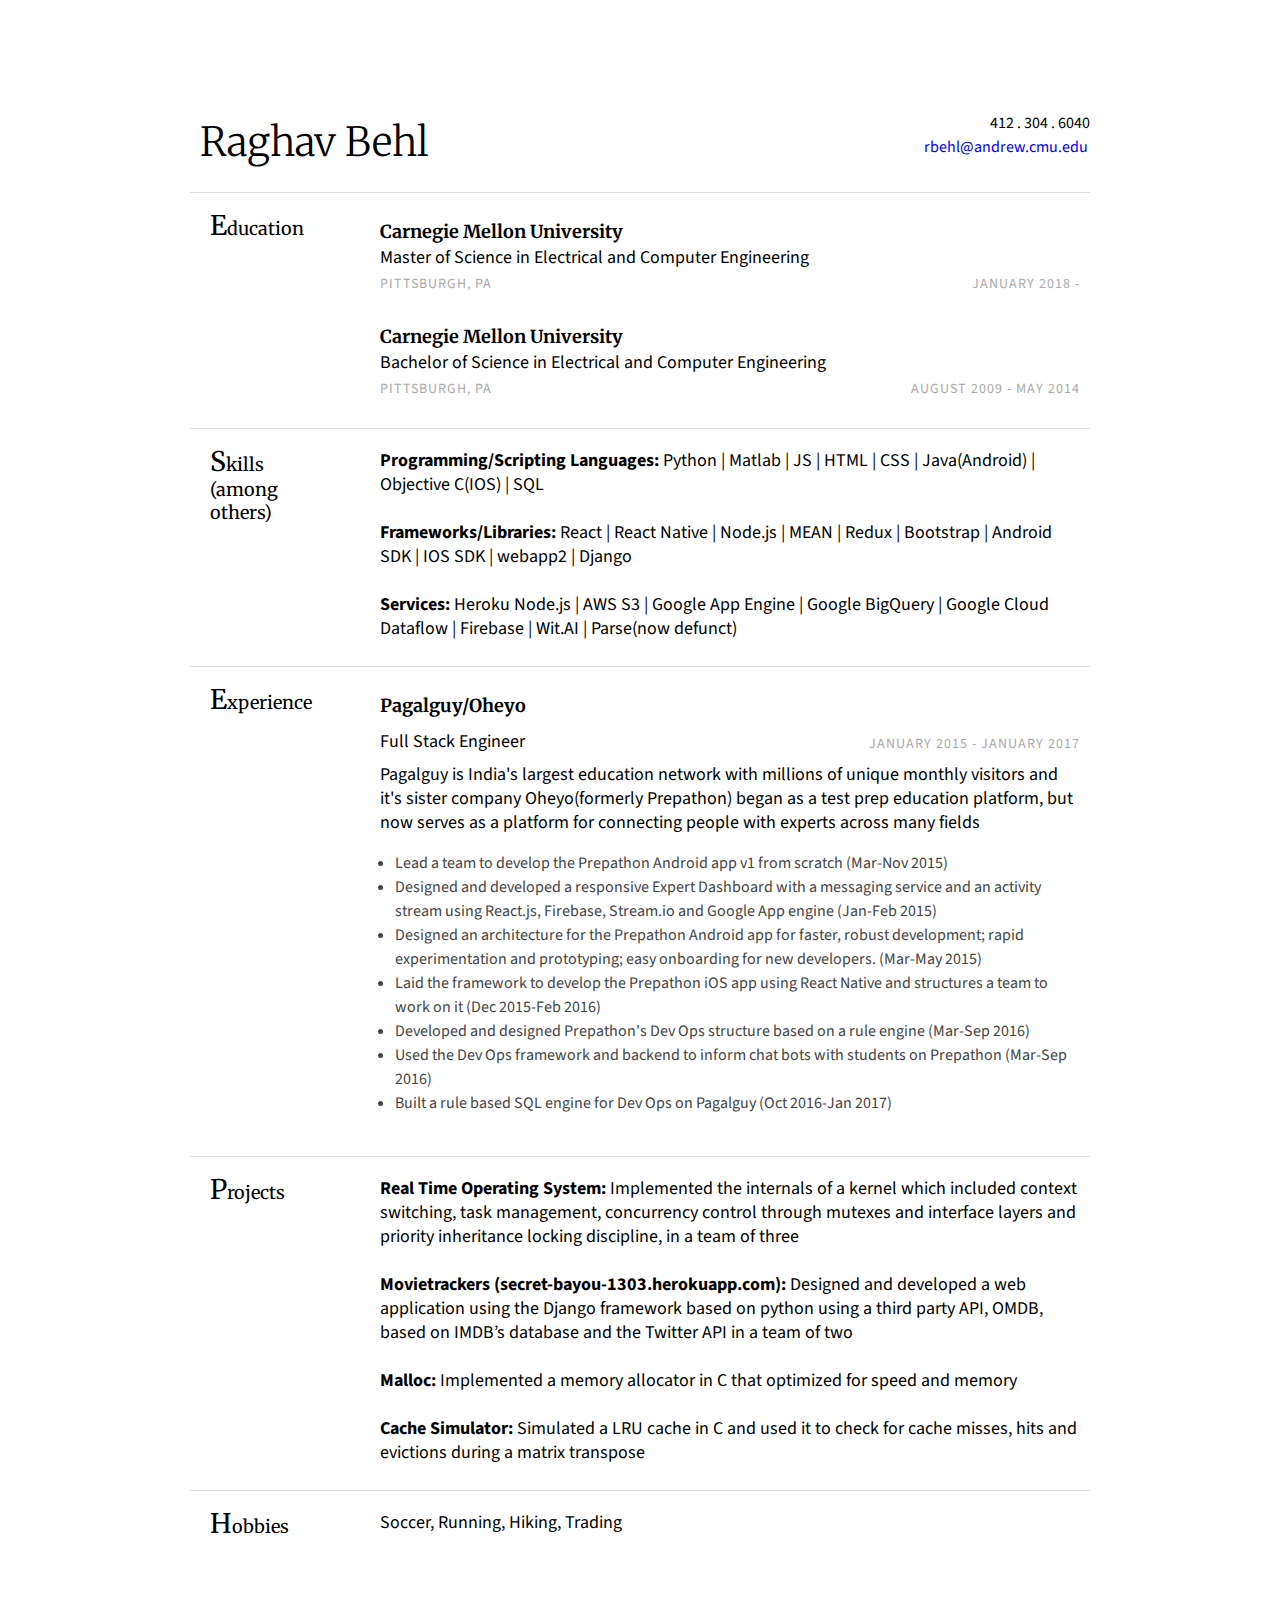
<file: index.html>
<!doctype html>
<html lang="en">
    <head>
        <meta charset="UTF-8">
        <title>Raghav Behl - Resume</title>
        <link rel="stylesheet" href="style.css">
        <link href="https://fonts.googleapis.com/css?family=Merriweather:300,400,700|Source+Sans+Pro:400,400i" rel="stylesheet">
    <body>
        <div class="page">
            <div class="section row">
                <br><br>
                <h1 class="col">Raghav Behl</h1>
                <div class="contact-info col-right">
                    <div>412 . 304 . 6040</div>
                    <div><a href="mailto:rbehl@andrew.cmu.edu">rbehl@andrew.cmu.edu</a></div>
                </div>
            </div>
            
            <div class="section row">
                <h2 class="col">Education</h2>
                <div class="section-text col-right">
                    <h3>Carnegie Mellon University</h3>
                    <div>Master of Science in Electrical and Computer Engineering</div>
                    <div class="row">
                        <div class="col light">Pittsburgh, PA</div>
                        <div class="col-right light">January 2018 - </div>
                    </div>
                </div>
                <div class="section-text col-right">
                    <h3>Carnegie Mellon University</h3>
                    <div>Bachelor of Science in Electrical and Computer Engineering</div>
                    <div class="row">
                        <div class="col light">Pittsburgh, PA</div>
                        <div class="col-right light">August 2009 - May 2014</div>
                    </div>
                </div>
            </div>
            <div class="section row">
                <h2 class="col">Skills<br>(among others)</h2>
                <div class="section-text col-right">
                    <h4> Programming/Scripting Languages: </h4> Python | Matlab | JS | HTML | CSS | Java(Android) | Objective C(IOS) | SQL <br><br> 
                    <h4>Frameworks/Libraries: </h4> React | React Native | Node.js | MEAN | Redux | Bootstrap | Android SDK | IOS SDK | webapp2 | Django <br><br>
                    <h4>Services:</h4> Heroku Node.js | AWS S3 | Google App Engine | Google BigQuery | Google Cloud Dataflow | Firebase | Wit.AI | Parse(now defunct)
                </div>
            </div>
            
            <div class="section row">
                <h2 class="col">Experience</h2>
                <div class="section-text col-right">
                    <div class="row">
                        <div class="col">
                            <h3>Pagalguy/Oheyo</h3>
                        </div>
                    </div>
                    <div class="row subsection">
                        <div class="emph col">Full Stack Engineer</div>
                        <div class="col-right light">January 2015 - January 2017</div>
                    </div>
                    <div>Pagalguy is India's largest education network with millions of unique monthly visitors and it's sister company Oheyo(formerly Prepathon) began as a test prep education platform, but now serves as a platform for connecting people with experts across many fields
                    </div>
                    <ul class="desc">
                        <li>Lead a team to develop the Prepathon Android app v1 from scratch (Mar-Nov 2015)</li>
                        <li>Designed and developed a responsive Expert Dashboard with a messaging service and an activity stream using React.js, Firebase, Stream.io and Google App engine (Jan-Feb 2015)</li>
                        <li>Designed an architecture for the Prepathon Android app for faster, robust development; rapid experimentation and prototyping; easy onboarding for new developers. (Mar-May 2015) </li>
                        <li>Laid the framework to develop the Prepathon iOS app using React Native and structures a team to work on it (Dec 2015-Feb 2016)</li>
                        <li>Developed and designed Prepathon's Dev Ops structure based on a rule engine (Mar-Sep 2016)</li>
                        <li>Used the Dev Ops framework and backend to inform chat bots with students on Prepathon (Mar-Sep 2016)</li>
                        <li>Built a rule based SQL engine for Dev Ops on Pagalguy (Oct 2016-Jan 2017)</li>
                    </ul>
                </div>

            </div>
            <div class="section row">
                <h2 class="col">Projects</h2>
                <div class="section-text col-right"> 
                    <h4>Real Time Operating System:</h4> Implemented the internals of a kernel which included context switching, task management, concurrency control through mutexes and interface layers and priority inheritance locking discipline, in a team of three <br><br>
                    <h4>Movietrackers (secret-bayou-1303.herokuapp.com):</h4> Designed and developed a web application using the Django framework based on python using a third party API, OMDB, based on IMDB’s database and the Twitter API in a team of two <br><br>
                    <h4>Malloc:</h4> Implemented a memory allocator in C that optimized for speed and memory <br><br>
                    <h4>Cache Simulator:</h4> Simulated a LRU cache in C and used it to check for cache misses, hits and evictions during a matrix transpose
                </div>
            </div>
            <div class="section row">
                <h2 class="col">Hobbies</h2>
                <div class="section-text col-right"> Soccer, Running, Hiking, Trading</div>
            </div>
        </div>
    </body>
</html>
</file>
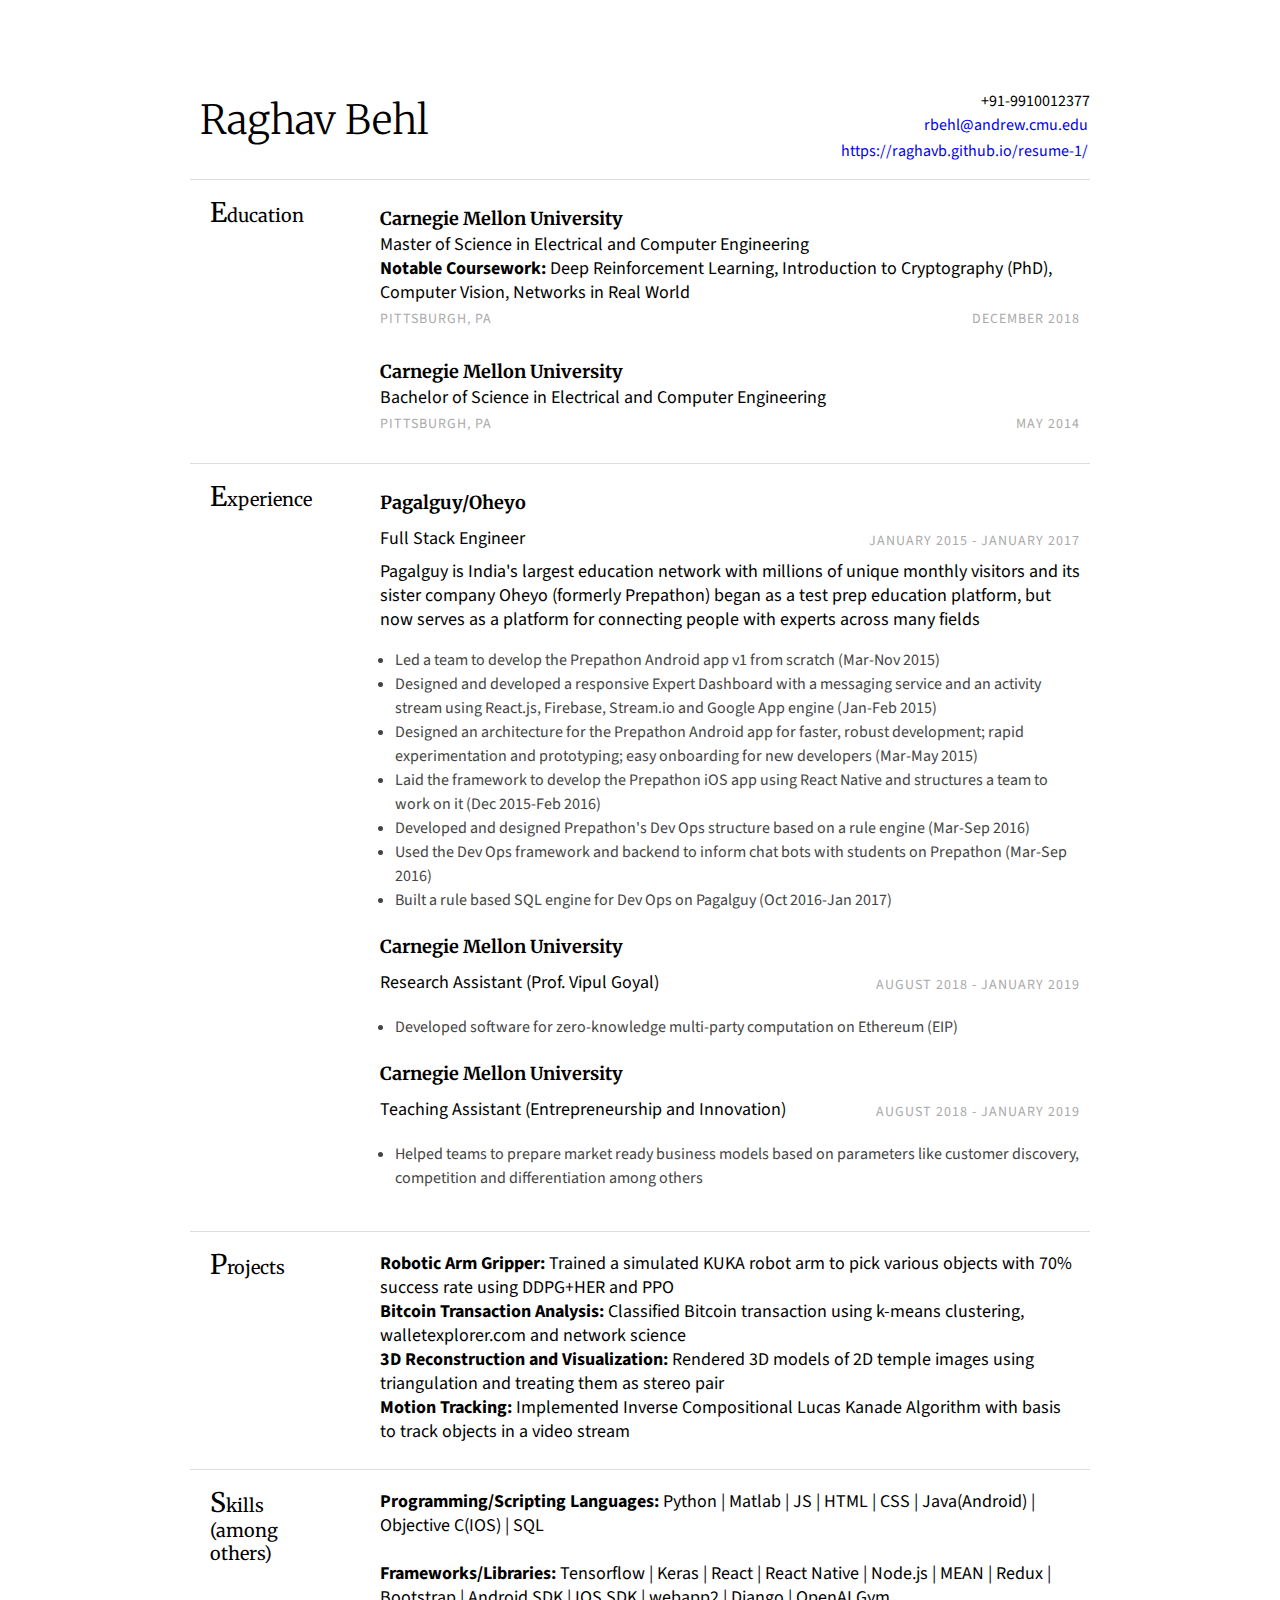
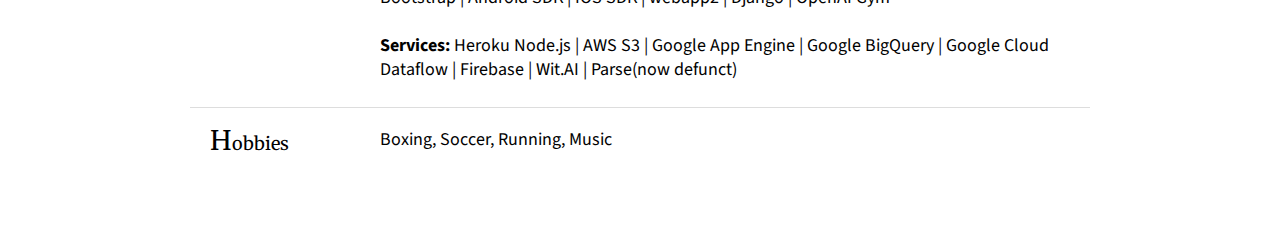
<file: docs/index.html>
<!doctype html>
<html lang="en">
    <head>
        <meta charset="UTF-8">
        <title>Raghav Behl - Resume</title>
        <link rel="stylesheet" href="style.css">
        <link href="https://fonts.googleapis.com/css?family=Merriweather:300,400,700|Source+Sans+Pro:400,400i" rel="stylesheet">
    <body>
        <div class="page">
            <div class="section row">
                <br>
                <h1 class="col">Raghav Behl</h1>
                <div class="contact-info col-right">
                    <div>+91-9910012377</div>
                    <div><a href="mailto:rbehl@andrew.cmu.edu">rbehl@andrew.cmu.edu</a></div>
                    <div><a href="https://raghavb.github.io/resume-1/">https://raghavb.github.io/resume-1/</a></div>
                </div>
            </div>
            
            <div class="section row">
                <h2 class="col">Education</h2>
                <div class="section-text col-right">
                    <h3>Carnegie Mellon University</h3>
                    <div>Master of Science in Electrical and Computer Engineering</div>
                    <div><h4>Notable Coursework:</h4> Deep Reinforcement Learning, Introduction to Cryptography (PhD), Computer Vision, Networks in Real World</div>
                    <div class="row">
                        <div class="col light">Pittsburgh, PA</div>
                        <div class="col-right light">December 2018</div>
                    </div>
                </div>
                <div class="section-text col-right">
                    <h3>Carnegie Mellon University</h3>
                    <div>Bachelor of Science in Electrical and Computer Engineering</div>
                    <div class="row">
                        <div class="col light">Pittsburgh, PA</div>
                        <div class="col-right light">May 2014</div>
                    </div>
                </div>
            </div>
            
            <div class="section row">
                <h2 class="col">Experience</h2>
                <div class="section-text col-right">
                    <div class="row">
                        <div class="col">
                            <h3>Pagalguy/Oheyo</h3>
                        </div>
                    </div>
                    <div class="row subsection">
                        <div class="emph col">Full Stack Engineer</div>
                        <div class="col-right light">January 2015 - January 2017</div>
                    </div>
                    <div>Pagalguy is India's largest education network with millions of unique monthly visitors and its sister company Oheyo (formerly Prepathon) began as a test prep education platform, but now serves as a platform for connecting people with experts across many fields
                    </div>
                    <ul class="desc">
                        <li>Led a team to develop the Prepathon Android app v1 from scratch (Mar-Nov 2015)</li>
                        <li>Designed and developed a responsive Expert Dashboard with a messaging service and an activity stream using React.js, Firebase, Stream.io and Google App engine (Jan-Feb 2015)</li>
                        <li>Designed an architecture for the Prepathon Android app for faster, robust development; rapid experimentation and prototyping; easy onboarding for new developers (Mar-May 2015) </li>
                        <li>Laid the framework to develop the Prepathon iOS app using React Native and structures a team to work on it (Dec 2015-Feb 2016)</li>
                        <li>Developed and designed Prepathon's Dev Ops structure based on a rule engine (Mar-Sep 2016)</li>
                        <li>Used the Dev Ops framework and backend to inform chat bots with students on Prepathon (Mar-Sep 2016)</li>
                        <li>Built a rule based SQL engine for Dev Ops on Pagalguy (Oct 2016-Jan 2017)</li>
                    </ul>
                    <div class="row">
                        <div class="col">
                            <h3>Carnegie Mellon University</h3>
                        </div>
                    </div>
                    <div class="row subsection">
                        <div class="emph col">Research Assistant (Prof. Vipul Goyal)</div>
                        <div class="col-right light">August 2018 - January 2019</div>
                    </div>
                    <ul class="desc">
                        <li>Developed software for zero-knowledge multi-party computation on Ethereum (EIP)</li>
                    </ul>
                    <div class="row">
                        <div class="col">
                            <h3>Carnegie Mellon University</h3>
                        </div>
                    </div>
                    <div class="row subsection">
                        <div class="emph col">Teaching Assistant (Entrepreneurship and Innovation)</div>
                        <div class="col-right light">August 2018 - January 2019</div>
                    </div>
                    <ul class="desc">
                        <li>Helped teams to prepare market ready business models based on parameters like customer discovery, competition and differentiation among others</li>
                    </ul>
                </div>
                
            </div>
            
            <div class="section row">
                <h2 class="col">Projects</h2>
                <div class="section-text col-right"> 
                    <h4>Robotic Arm Gripper: </h4> Trained a simulated KUKA robot arm to pick various objects with 70% success rate using DDPG+HER and PPO<br>

                    <h4>Bitcoin Transaction Analysis:</h4> Classified Bitcoin transaction using k-means clustering, walletexplorer.com and network science<br>

                    <h4>3D Reconstruction and Visualization:</h4> Rendered 3D models of 2D temple images using triangulation and treating them as stereo pair<br>

                    <h4>Motion Tracking:</h4> Implemented Inverse Compositional Lucas Kanade Algorithm with basis to track objects in a video stream<br>
                </div>
            </div>            

            <div class="section row">
                <h2 class="col">Skills<br>(among others)</h2>
                <div class="section-text col-right">
                    <h4> Programming/Scripting Languages: </h4> Python | Matlab | JS | HTML | CSS | Java(Android) | Objective C(IOS) | SQL <br><br> 
                    <h4>Frameworks/Libraries: </h4> Tensorflow | Keras | React | React Native | Node.js | MEAN | Redux | Bootstrap | Android SDK | IOS SDK | webapp2 | Django | OpenAI Gym <br><br>
                    <h4>Services:</h4> Heroku Node.js | AWS S3 | Google App Engine | Google BigQuery | Google Cloud Dataflow | Firebase | Wit.AI | Parse(now defunct)
                </div>
            </div>
            <div class="section row">
                <h2 class="col">Hobbies</h2>
                <div class="section-text col-right"> Boxing, Soccer, Running, Music</div>
            </div>
        </div>
    </body>
</html>
</file>
<file: style.css>
body { margin: 0;
       padding: 0;
       background-color: #fff font-size: 12px;
       font-family: 'Source Sans Pro', sans-serif;
       -webkit-font-smoothing: subpixel-antialiased;
}
* { box-sizing: border-box;
    -moz-box-sizing: border-box;
}

/*
 Primary Rules
*/
h1 { font-weight: 300;
     margin: 5px 0 0;
     font-size: 40px;
     /*color:#ba0018;*/
     padding: 0 10px 10px;
     border-radius:2px;
    font-family: 'Merriweather', serif;
}
h2 { 
    /*color: #ba0018;*/
     width: 150px;
     font-size: 18px;
     padding-left: 20px;
     font-weight:400;
     font-family: 'Merriweather', serif;
}
h2:first-letter { font-size: 150%; }
h3 { font-size: 18px;
     font-weight: bold;
     margin-bottom: 0;
     line-height: 28px;
     font-family: 'Merriweather', serif;
}

h4 { 
  display: inline;
}

h2, h3 { margin-top: 5px }
a { 
    /*color: #ba0018;*/
    display: inline-block;
    text-decoration: none;
    padding:2px 4px;
    border-radius:2px;
    margin-right:-2px;
}
a:hover {
  /*background-color:#ba0018;*/
  /*color:#fff;*/
}
.key:first-child { margin-left: 0 }
.key { margin: 0 10px;
       position: relative;
}
.key::before { content: '◆';
               position: absolute;
               left: -15px;
               color: #555;
               font-size: 7pt;
}
.key:first-child::before { content: '' }
.section { border-bottom: 1px solid #ddd;
           padding: 10px 0 15px;
}
.section:last-child { border: none }
.section-text { width: 80%;
                font-size: 18px;
                line-height: 24px;
                margin: 10px 0 10px;
                padding: 0 10px;
}
.subsection { margin: 10px 0 5px }
.desc { font-size: 16px; font-family: 'Source Sans Pro', sans-serif; color:#444;}
.contact-info { font-size: 16px;
                text-align: right;
}
.light { color: #aaa;letter-spacing:1px;
         font-size: 14px;
         line-height:28px;
         font-family: 'Source Sans Pro', sans-serif;
         text-transform:uppercase;
}
ul{
  padding-left:15px;
}

ul.skills{
  float:left;
  width:30%;
  padding-left:0px;
  margin: 0 20px 0 0;
}

ul.skills li{
  list-style: none;
  font-size:16px;
  margin-bottom:10px;
}

ul.skills li:last-child{
  margin:0;
}

/*
 Float Rules
*/
.row:before, .row:after { content: "";
                          display: table;
}
.row:after { clear: both }
.col { float: left }
.col-right { float: right }

/*
 Page Rules
*/
.page { width: 1000px;
        min-height: 29.7cm;
        margin: 1cm auto;

        background: white;
        padding: 20px 50px;
}
.subpage { padding: 1cm;
           border: 1px red solid;
           height: 297mm;
}

@page { size: A4;
        margin: 0;
}

@media print {
    .page { margin: 0;
            border: initial;
            border-radius: initial;
            width: initial;
            min-height: initial;
            box-shadow: initial;
            background: initial;
            page-break-after: always;
    }
    .page-break{
      page-break-before: always;
      padding-top:30px;
    }

    body { font-size: 12pt;}
    h1{
      font-size: 23pt;
    }

    h2{
      font-size:10pt;
      width: 3cm;
      padding-left: 10px;
    }

    h3 { font-size: 10pt; line-height:11pt}

    .section-text { font-size: 9pt; line-height: 14pt; }

    .light { font-size: 7.5pt; line-height:12pt; color:#ddd; }
    
    .page { width: 21cm }
    ul {margin:5px 0 0}
    .section { padding: 5px 0 8px }
    .section-text { width: 15cm; margin: 5px 0 5px;}
    .subsection { margin: 5px 0 0 }
    .desc { font-size: 9pt }
    
    .contact-info { font-size: 9pt}
    
    ul.skills{margin: 0 10px 0 0;}
    ul.skills li{ font-size: 9pt; margin-bottom:0}

}
</file>
<file: docs/style.css>
body { margin: 0;
       padding: 0;
       background-color: #fff font-size: 12px;
       font-family: 'Source Sans Pro', sans-serif;
       -webkit-font-smoothing: subpixel-antialiased;
}
* { box-sizing: border-box;
    -moz-box-sizing: border-box;
}

/*
 Primary Rules
*/
h1 { font-weight: 300;
     margin: 5px 0 0;
     font-size: 40px;
     /*color:#ba0018;*/
     padding: 0 10px 10px;
     border-radius:2px;
    font-family: 'Merriweather', serif;
}
h2 { 
    /*color: #ba0018;*/
     width: 150px;
     font-size: 18px;
     padding-left: 20px;
     font-weight:400;
     font-family: 'Merriweather', serif;
}
h2:first-letter { font-size: 150%; }
h3 { font-size: 18px;
     font-weight: bold;
     margin-bottom: 0;
     line-height: 28px;
     font-family: 'Merriweather', serif;
}

h4 { 
  display: inline;
}

h2, h3 { margin-top: 5px }
a { 
    /*color: #ba0018;*/
    display: inline-block;
    text-decoration: none;
    padding:2px 4px;
    border-radius:2px;
    margin-right:-2px;
}
a:hover {
  /*background-color:#ba0018;*/
  /*color:#fff;*/
}
.key:first-child { margin-left: 0 }
.key { margin: 0 10px;
       position: relative;
}
.key::before { content: '◆';
               position: absolute;
               left: -15px;
               color: #555;
               font-size: 7pt;
}
.key:first-child::before { content: '' }
.section { border-bottom: 1px solid #ddd;
           padding: 10px 0 15px;
}
.section:last-child { border: none }
.section-text { width: 80%;
                font-size: 18px;
                line-height: 24px;
                margin: 10px 0 10px;
                padding: 0 10px;
}
.subsection { margin: 10px 0 5px }
.desc { font-size: 16px; font-family: 'Source Sans Pro', sans-serif; color:#444;}
.contact-info { font-size: 16px;
                text-align: right;
}
.light { color: #aaa;letter-spacing:1px;
         font-size: 14px;
         line-height:28px;
         font-family: 'Source Sans Pro', sans-serif;
         text-transform:uppercase;
}
ul{
  padding-left:15px;
}

ul.skills{
  float:left;
  width:30%;
  padding-left:0px;
  margin: 0 20px 0 0;
}

ul.skills li{
  list-style: none;
  font-size:16px;
  margin-bottom:10px;
}

ul.skills li:last-child{
  margin:0;
}

/*
 Float Rules
*/
.row:before, .row:after { content: "";
                          display: table;
}
.row:after { clear: both }
.col { float: left }
.col-right { float: right }

/*
 Page Rules
*/
.page { width: 1000px;
        min-height: 29.7cm;
        margin: 1cm auto;

        background: white;
        padding: 20px 50px;
}
.subpage { padding: 1cm;
           border: 1px red solid;
           height: 297mm;
}

@page { size: A4;
        margin: 0;
}

@media print {
    .page { margin: 0;
            border: initial;
            border-radius: initial;
            width: initial;
            min-height: initial;
            box-shadow: initial;
            background: initial;
            page-break-after: always;
    }
    .page-break{
      page-break-before: always;
      padding-top:30px;
    }

    body { font-size: 12pt;}
    h1{
      font-size: 23pt;
    }

    h2{
      font-size:10pt;
      width: 3cm;
      padding-left: 10px;
    }

    h3 { font-size: 10pt; line-height:11pt}

    .section-text { font-size: 9pt; line-height: 14pt; }

    .light { font-size: 7.5pt; line-height:12pt; color:#ddd; }
    
    .page { width: 21cm }
    ul {margin:5px 0 0}
    .section { padding: 5px 0 8px }
    .section-text { width: 15cm; margin: 5px 0 5px;}
    .subsection { margin: 5px 0 0 }
    .desc { font-size: 9pt }
    
    .contact-info { font-size: 9pt}
    
    ul.skills{margin: 0 10px 0 0;}
    ul.skills li{ font-size: 9pt; margin-bottom:0}

}
</file>
